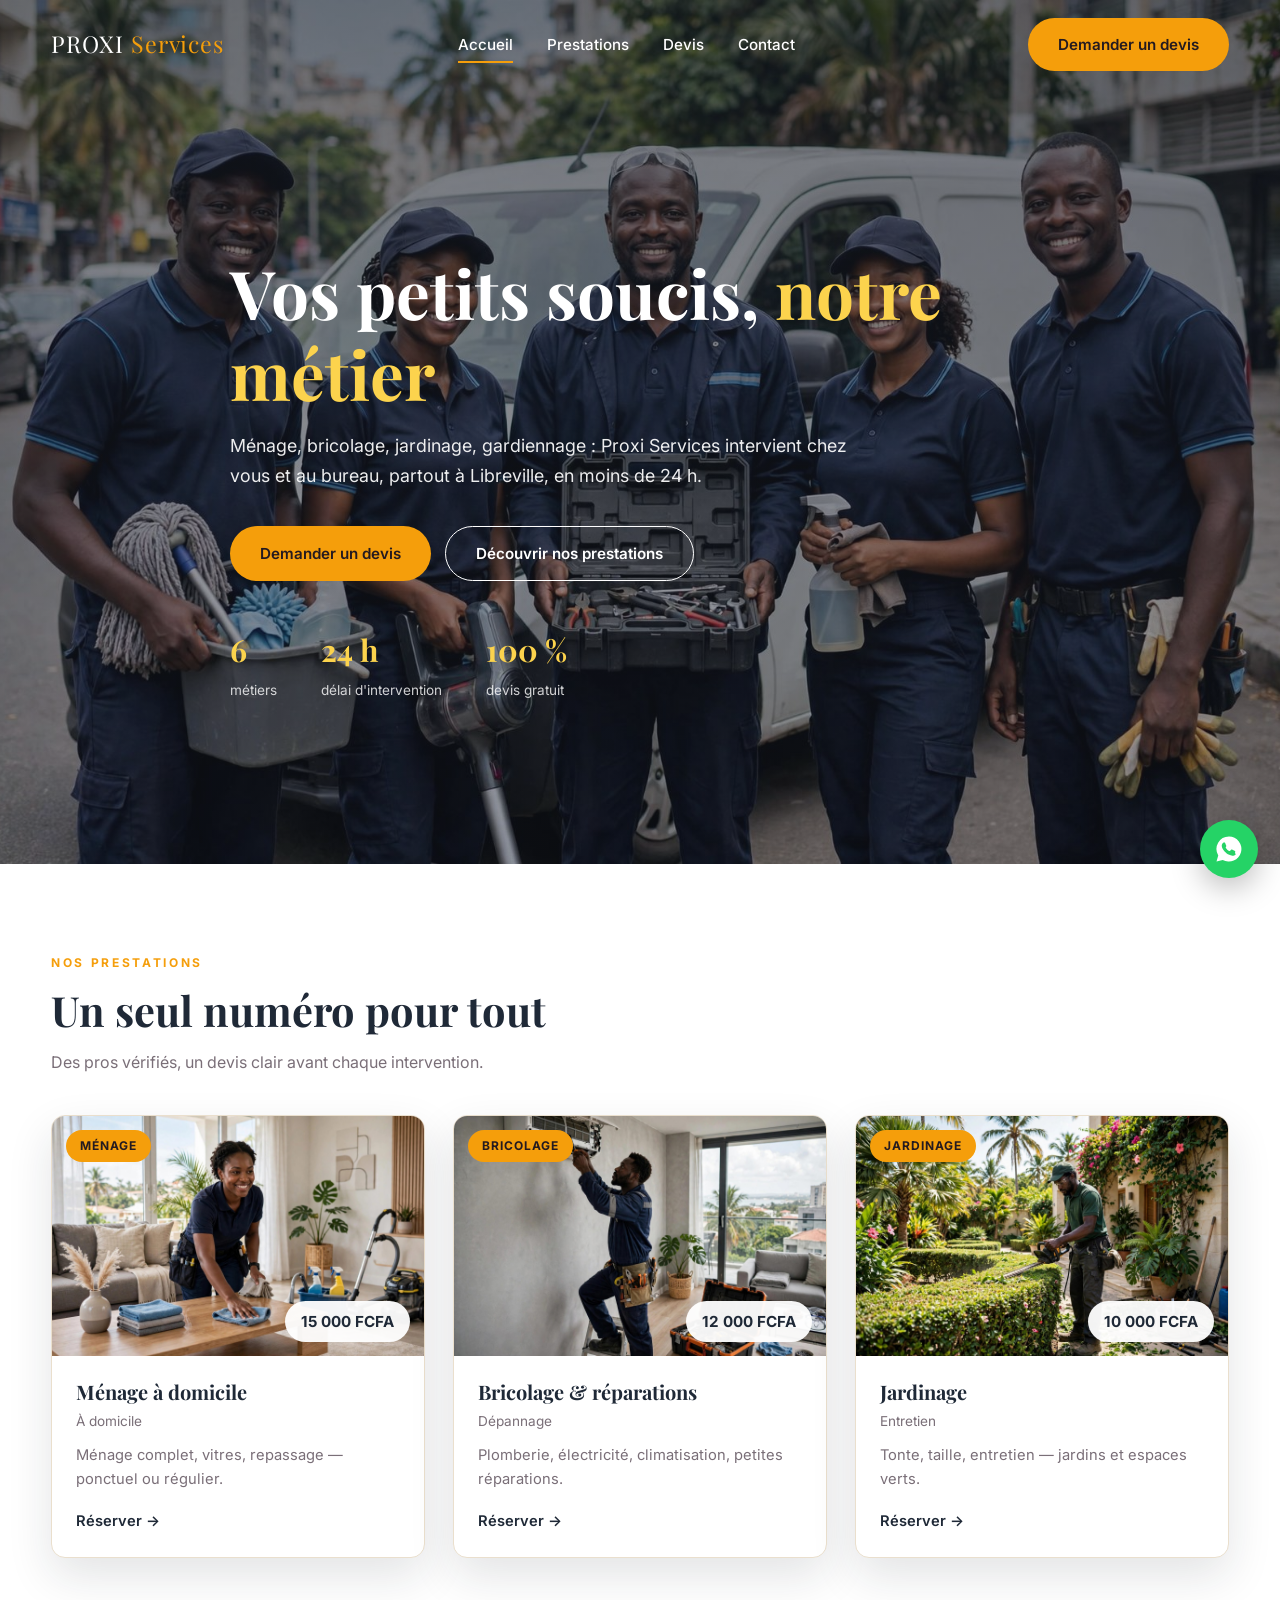
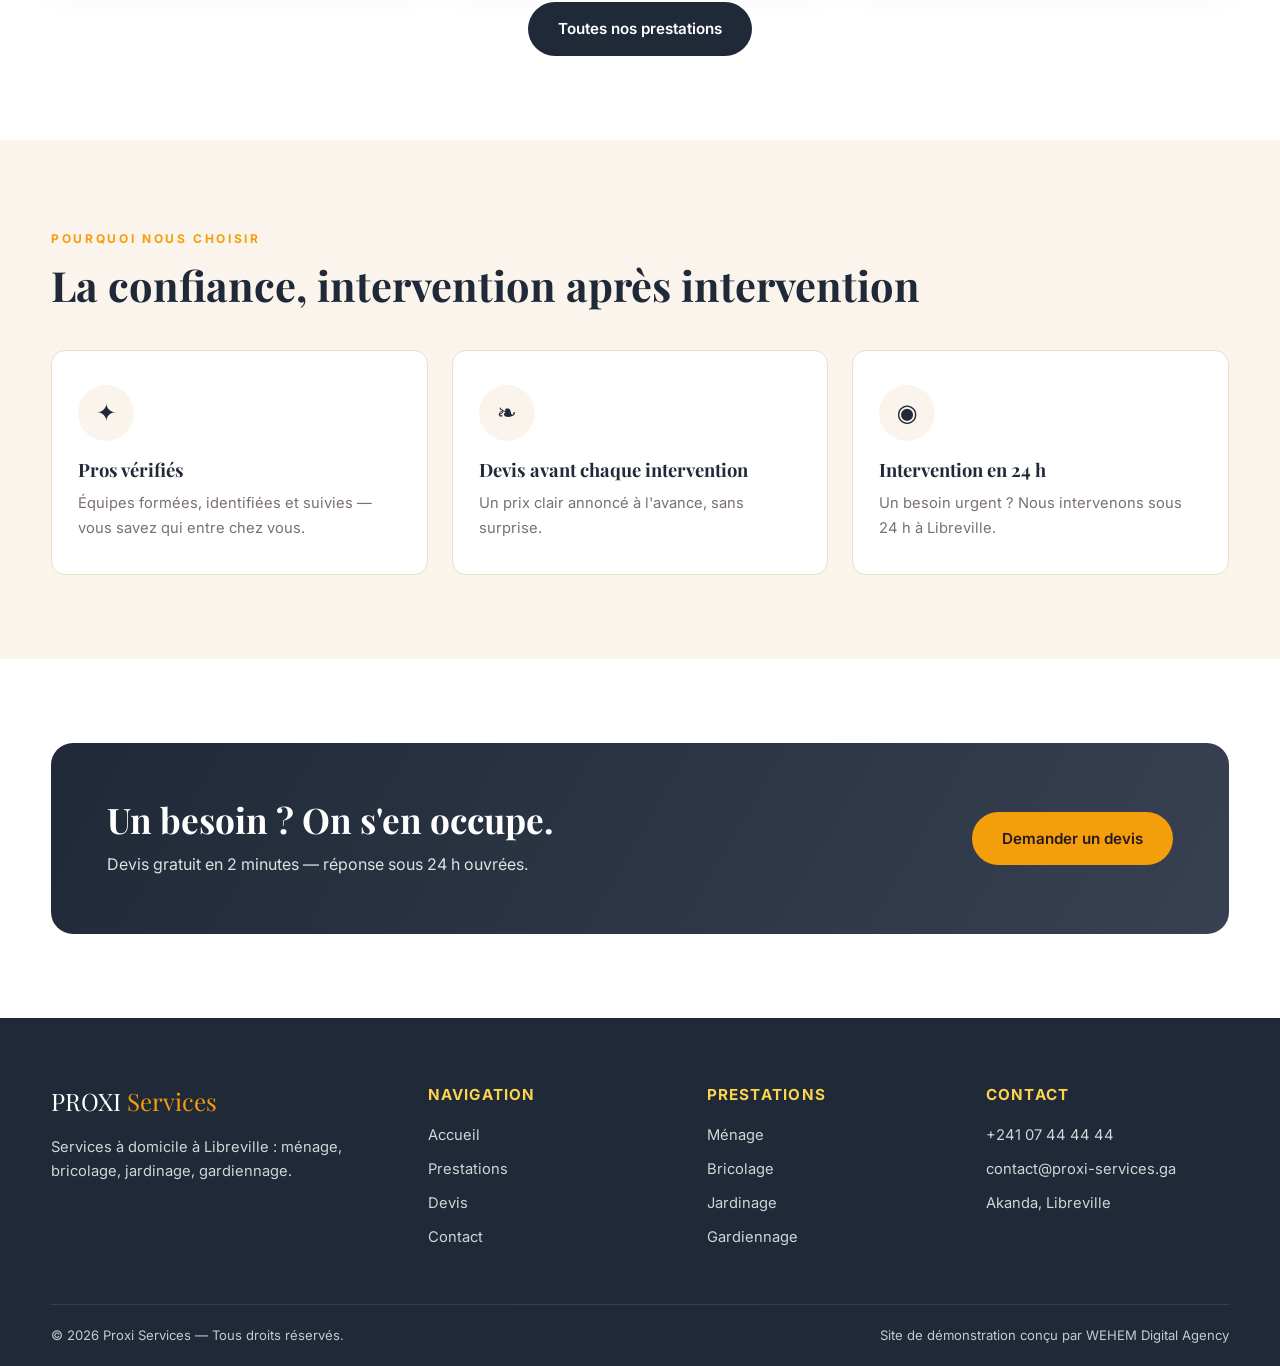
<file: index.html>
<!DOCTYPE html>
<html lang="fr">
<head>
<meta charset="UTF-8">
<meta name="viewport" content="width=device-width, initial-scale=1.0">
<title>Proxi Services — Services à domicile à Libreville</title>
<meta name="description" content="Proxi Services à Libreville : ménage, bricolage, jardinage, gardiennage. Intervention en 24 h, devis gratuit.">
<link rel="preconnect" href="https://fonts.googleapis.com">
<link href="https://fonts.googleapis.com/css2?family=Playfair+Display:wght@500;600;700&family=Inter:wght@400;500;600;700&display=swap" rel="stylesheet">
<link rel="stylesheet" href="styles.css">
</head>
<body>

<header class="header" id="header">
  <div class="container">
    <a href="index.html" class="logo">PROXI<span> Services</span></a>
    <nav class="nav" id="nav">
      <a href="index.html">Accueil</a>
      <a href="prestations.html">Prestations</a>
      <a href="devis.html">Devis</a>
      <a href="contact.html">Contact</a>
    </nav>
    <div class="header-cta">
      <a class="btn btn--or" href="devis.html">Demander un devis</a>
      <button class="burger" id="burger" aria-label="Menu"><span></span><span></span><span></span></button>
    </div>
  </div>
</header>

<section class="hero">
  <div class="container hero-contenu">
    <h1>Vos petits soucis, <em>notre métier</em></h1>
    <p>Ménage, bricolage, jardinage, gardiennage : Proxi Services intervient chez vous et au bureau, partout à Libreville, en moins de 24 h.</p>
    <div class="hero-cta">
      <a class="btn btn--or" href="devis.html">Demander un devis</a>
      <a class="btn btn--ghost" href="prestations.html" style="border-color:#fff;color:#fff">Découvrir nos prestations</a>
    </div>
    <div class="hero-stats">
      <div><strong>6</strong><span>métiers</span></div>
      <div><strong>24 h</strong><span>délai d'intervention</span></div>
      <div><strong>100 %</strong><span>devis gratuit</span></div>
    </div>
  </div>
</section>

<section class="section">
  <div class="container">
    <span class="kicker reveal">Nos prestations</span>
    <h2 class="titre-section reveal">Un seul numéro pour tout</h2>
    <p class="sous-titre reveal">Des pros vérifiés, un devis clair avant chaque intervention.</p>
    <div class="grille-presta">
      <article class="carte-presta reveal">
        <a href="devis.html?prestation=menage"><div class="carte-img">
          <img src="images/menage.jpg" alt="Ménage à domicile" loading="lazy">
          <span class="badge">Ménage</span><span class="prix-tag">15 000 FCFA</span>
        </div></a>
        <div class="carte-corps">
          <h3><a href="devis.html?prestation=menage">Ménage à domicile</a></h3>
          <p class="carte-duree">À domicile</p>
          <p class="desc">Ménage complet, vitres, repassage — ponctuel ou régulier.</p>
          <a class="carte-lien" href="devis.html?prestation=menage">Réserver →</a>
        </div>
      </article>
      <article class="carte-presta reveal">
        <a href="devis.html?prestation=bricolage"><div class="carte-img">
          <img src="images/bricolage.jpg" alt="Bricolage & réparations" loading="lazy">
          <span class="badge">Bricolage</span><span class="prix-tag">12 000 FCFA</span>
        </div></a>
        <div class="carte-corps">
          <h3><a href="devis.html?prestation=bricolage">Bricolage & réparations</a></h3>
          <p class="carte-duree">Dépannage</p>
          <p class="desc">Plomberie, électricité, climatisation, petites réparations.</p>
          <a class="carte-lien" href="devis.html?prestation=bricolage">Réserver →</a>
        </div>
      </article>
      <article class="carte-presta reveal">
        <a href="devis.html?prestation=jardinage"><div class="carte-img">
          <img src="images/jardinage.jpg" alt="Jardinage" loading="lazy">
          <span class="badge">Jardinage</span><span class="prix-tag">10 000 FCFA</span>
        </div></a>
        <div class="carte-corps">
          <h3><a href="devis.html?prestation=jardinage">Jardinage</a></h3>
          <p class="carte-duree">Entretien</p>
          <p class="desc">Tonte, taille, entretien — jardins et espaces verts.</p>
          <a class="carte-lien" href="devis.html?prestation=jardinage">Réserver →</a>
        </div>
      </article>
    </div>
    <div class="centre reveal"><a class="btn btn--prune" href="prestations.html">Toutes nos prestations</a></div>
  </div>
</section>

<section class="section section--creme">
  <div class="container">
    <span class="kicker reveal">Pourquoi nous choisir</span>
    <h2 class="titre-section reveal">La confiance, intervention après intervention</h2>
    <div class="grille-atouts" style="margin-top:40px">
      <div class="atout reveal">
        <div class="atout-icone">✦</div>
        <h3>Pros vérifiés</h3>
        <p>Équipes formées, identifiées et suivies — vous savez qui entre chez vous.</p>
      </div>
      <div class="atout reveal">
        <div class="atout-icone">❧</div>
        <h3>Devis avant chaque intervention</h3>
        <p>Un prix clair annoncé à l'avance, sans surprise.</p>
      </div>
      <div class="atout reveal">
        <div class="atout-icone">◉</div>
        <h3>Intervention en 24 h</h3>
        <p>Un besoin urgent ? Nous intervenons sous 24 h à Libreville.</p>
      </div>
    </div>
  </div>
</section>

<section class="section">
  <div class="container">
    <div class="bandeau reveal">
      <div>
        <h2>Un besoin ? On s'en occupe.</h2>
        <p>Devis gratuit en 2 minutes — réponse sous 24 h ouvrées.</p>
      </div>
      <a class="btn btn--or" href="devis.html">Demander un devis</a>
    </div>
  </div>
</section>

<footer>
  <div class="container">
    <div class="footer-grille">
      <div>
        <p class="footer-logo">PROXI<span> Services</span></p>
        <p style="opacity:.8;font-size:.92rem">Services à domicile à Libreville : ménage, bricolage, jardinage, gardiennage.</p>
      </div>
      <div>
        <h4>Navigation</h4>
        <a href="index.html">Accueil</a>
        <a href="prestations.html">Prestations</a>
        <a href="devis.html">Devis</a>
        <a href="contact.html">Contact</a>
      </div>
      <div>
        <h4>Prestations</h4>
        <a href="prestations.html">Ménage</a>
        <a href="prestations.html">Bricolage</a>
        <a href="prestations.html">Jardinage</a>
        <a href="prestations.html">Gardiennage</a>
      </div>
      <div>
        <h4>Contact</h4>
        <a href="tel:+24107444444">+241 07 44 44 44</a>
        <a href="mailto:contact@proxi-services.ga">contact@proxi-services.ga</a>
        <a href="contact.html">Akanda, Libreville</a>
      </div>
    </div>
    <div class="footer-bas">
      <span>© <span id="annee"></span> Proxi Services — Tous droits réservés.</span>
      <span>Site de démonstration conçu par <a href="https://wehem-agency.github.io/" style="display:inline">WEHEM Digital Agency</a></span>
    </div>
  </div>
</footer>

<a class="whatsapp-float" href="https://wa.me/24107444444" target="_blank" rel="noopener" aria-label="WhatsApp">
  <svg width="30" height="30" viewBox="0 0 24 24" fill="#fff"><path d="M12 2a10 10 0 0 0-8.6 15.1L2 22l5-1.3A10 10 0 1 0 12 2zm5.4 14.1c-.2.6-1.3 1.2-1.8 1.2-.5.1-1 .2-3.4-.7-2.9-1.2-4.7-4.1-4.9-4.3-.1-.2-1.1-1.5-1.1-2.9s.7-2 1-2.3c.2-.3.5-.3.7-.3h.5c.2 0 .4 0 .6.5s.8 1.9.8 2c.1.1.1.3 0 .5-.3.6-.6.8-.4 1.1.7 1.2 1.6 2 2.8 2.6.3.2.5.1.7-.1l.8-.9c.2-.3.4-.2.7-.1l2 1c.3.1.5.2.6.4 0 .1 0 .5-.2 1.3z"/></svg>
</a>

<script src="app.js"></script>
</body>
</html>
</file>
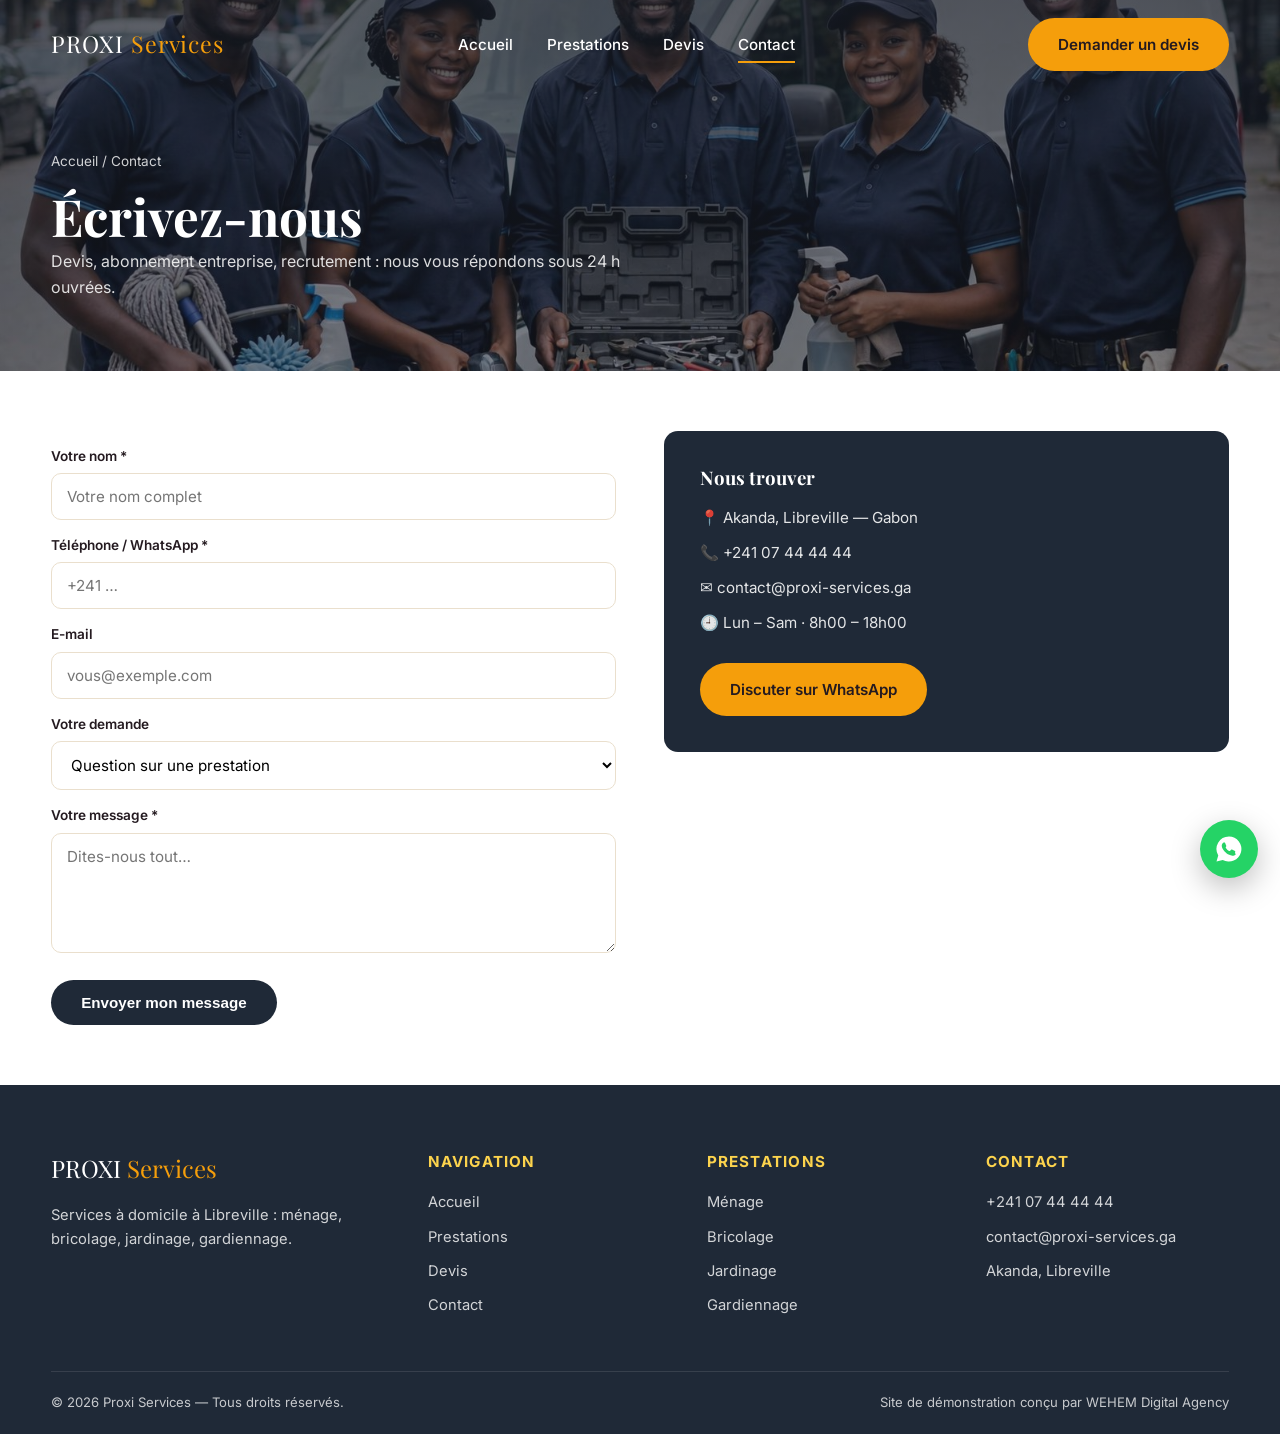
<file: contact.html>
<!DOCTYPE html>
<html lang="fr">
<head>
<meta charset="UTF-8">
<meta name="viewport" content="width=device-width, initial-scale=1.0">
<title>Contact — Proxi Services, Libreville</title>
<meta name="description" content="Contactez Proxi Services : devis, abonnements, recrutement. Akanda, Libreville.">
<link rel="preconnect" href="https://fonts.googleapis.com">
<link href="https://fonts.googleapis.com/css2?family=Playfair+Display:wght@500;600;700&family=Inter:wght@400;500;600;700&display=swap" rel="stylesheet">
<link rel="stylesheet" href="styles.css">
</head>
<body>

<header class="header" id="header">
  <div class="container">
    <a href="index.html" class="logo">PROXI<span> Services</span></a>
    <nav class="nav" id="nav">
      <a href="index.html">Accueil</a>
      <a href="prestations.html">Prestations</a>
      <a href="devis.html">Devis</a>
      <a href="contact.html">Contact</a>
    </nav>
    <div class="header-cta">
      <a class="btn btn--or" href="devis.html">Demander un devis</a>
      <button class="burger" id="burger" aria-label="Menu"><span></span><span></span><span></span></button>
    </div>
  </div>
</header>

<section class="page-hero">
  <div class="container">
    <p class="fil-ariane">Accueil / Contact</p>
    <h1>Écrivez-nous</h1>
    <p style="opacity:.85;max-width:600px">Devis, abonnement entreprise, recrutement : nous vous répondons sous 24 h ouvrées.</p>
  </div>
</section>

<div class="container">
  <div class="contact-grille">
    <div class="reveal">
      <form class="formulaire" data-demo>
        <label for="c-nom">Votre nom *</label>
        <input id="c-nom" type="text" required placeholder="Votre nom complet">
        <label for="c-tel">Téléphone / WhatsApp *</label>
        <input id="c-tel" type="tel" required placeholder="+241 …">
        <label for="c-email">E-mail</label>
        <input id="c-email" type="email" placeholder="vous@exemple.com">
        <label for="c-sujet">Votre demande</label>
        <select id="c-sujet">
          <option>Question sur une prestation</option>
          <option>Devis</option>
          <option>Abonnement / contrat entreprise</option>
          <option>Rejoindre nos équipes</option>
          <option>Autre demande</option>
        </select>
        <label for="c-msg">Votre message *</label>
        <textarea id="c-msg" required placeholder="Dites-nous tout…"></textarea>
        <button class="btn btn--prune" type="submit" style="margin-top:20px">Envoyer mon message</button>
        <p class="form-ok">✓ Message envoyé ! Nous vous répondrons sous 24 h ouvrées.</p>
      </form>
    </div>
    <div>
      <div class="carte-adresse reveal">
        <h3>Nous trouver</h3>
        <p>📍 Akanda, Libreville — Gabon</p>
        <p>📞 <a href="tel:+24107444444">+241 07 44 44 44</a></p>
        <p>✉️ <a href="mailto:contact@proxi-services.ga">contact@proxi-services.ga</a></p>
        <p>🕘 Lun – Sam · 8h00 – 18h00</p>
        <a class="btn btn--or" href="https://wa.me/24107444444" target="_blank" rel="noopener" style="margin-top:18px">Discuter sur WhatsApp</a>
      </div>
    </div>
  </div>
</div>

<footer>
  <div class="container">
    <div class="footer-grille">
      <div>
        <p class="footer-logo">PROXI<span> Services</span></p>
        <p style="opacity:.8;font-size:.92rem">Services à domicile à Libreville : ménage, bricolage, jardinage, gardiennage.</p>
      </div>
      <div>
        <h4>Navigation</h4>
        <a href="index.html">Accueil</a>
        <a href="prestations.html">Prestations</a>
        <a href="devis.html">Devis</a>
        <a href="contact.html">Contact</a>
      </div>
      <div>
        <h4>Prestations</h4>
        <a href="prestations.html">Ménage</a>
        <a href="prestations.html">Bricolage</a>
        <a href="prestations.html">Jardinage</a>
        <a href="prestations.html">Gardiennage</a>
      </div>
      <div>
        <h4>Contact</h4>
        <a href="tel:+24107444444">+241 07 44 44 44</a>
        <a href="mailto:contact@proxi-services.ga">contact@proxi-services.ga</a>
        <a href="contact.html">Akanda, Libreville</a>
      </div>
    </div>
    <div class="footer-bas">
      <span>© <span id="annee"></span> Proxi Services — Tous droits réservés.</span>
      <span>Site de démonstration conçu par <a href="https://wehem-agency.github.io/" style="display:inline">WEHEM Digital Agency</a></span>
    </div>
  </div>
</footer>

<a class="whatsapp-float" href="https://wa.me/24107444444" target="_blank" rel="noopener" aria-label="WhatsApp">
  <svg width="30" height="30" viewBox="0 0 24 24" fill="#fff"><path d="M12 2a10 10 0 0 0-8.6 15.1L2 22l5-1.3A10 10 0 1 0 12 2zm5.4 14.1c-.2.6-1.3 1.2-1.8 1.2-.5.1-1 .2-3.4-.7-2.9-1.2-4.7-4.1-4.9-4.3-.1-.2-1.1-1.5-1.1-2.9s.7-2 1-2.3c.2-.3.5-.3.7-.3h.5c.2 0 .4 0 .6.5s.8 1.9.8 2c.1.1.1.3 0 .5-.3.6-.6.8-.4 1.1.7 1.2 1.6 2 2.8 2.6.3.2.5.1.7-.1l.8-.9c.2-.3.4-.2.7-.1l2 1c.3.1.5.2.6.4 0 .1 0 .5-.2 1.3z"/></svg>
</a>

<script src="app.js"></script>
</body>
</html>
</file>
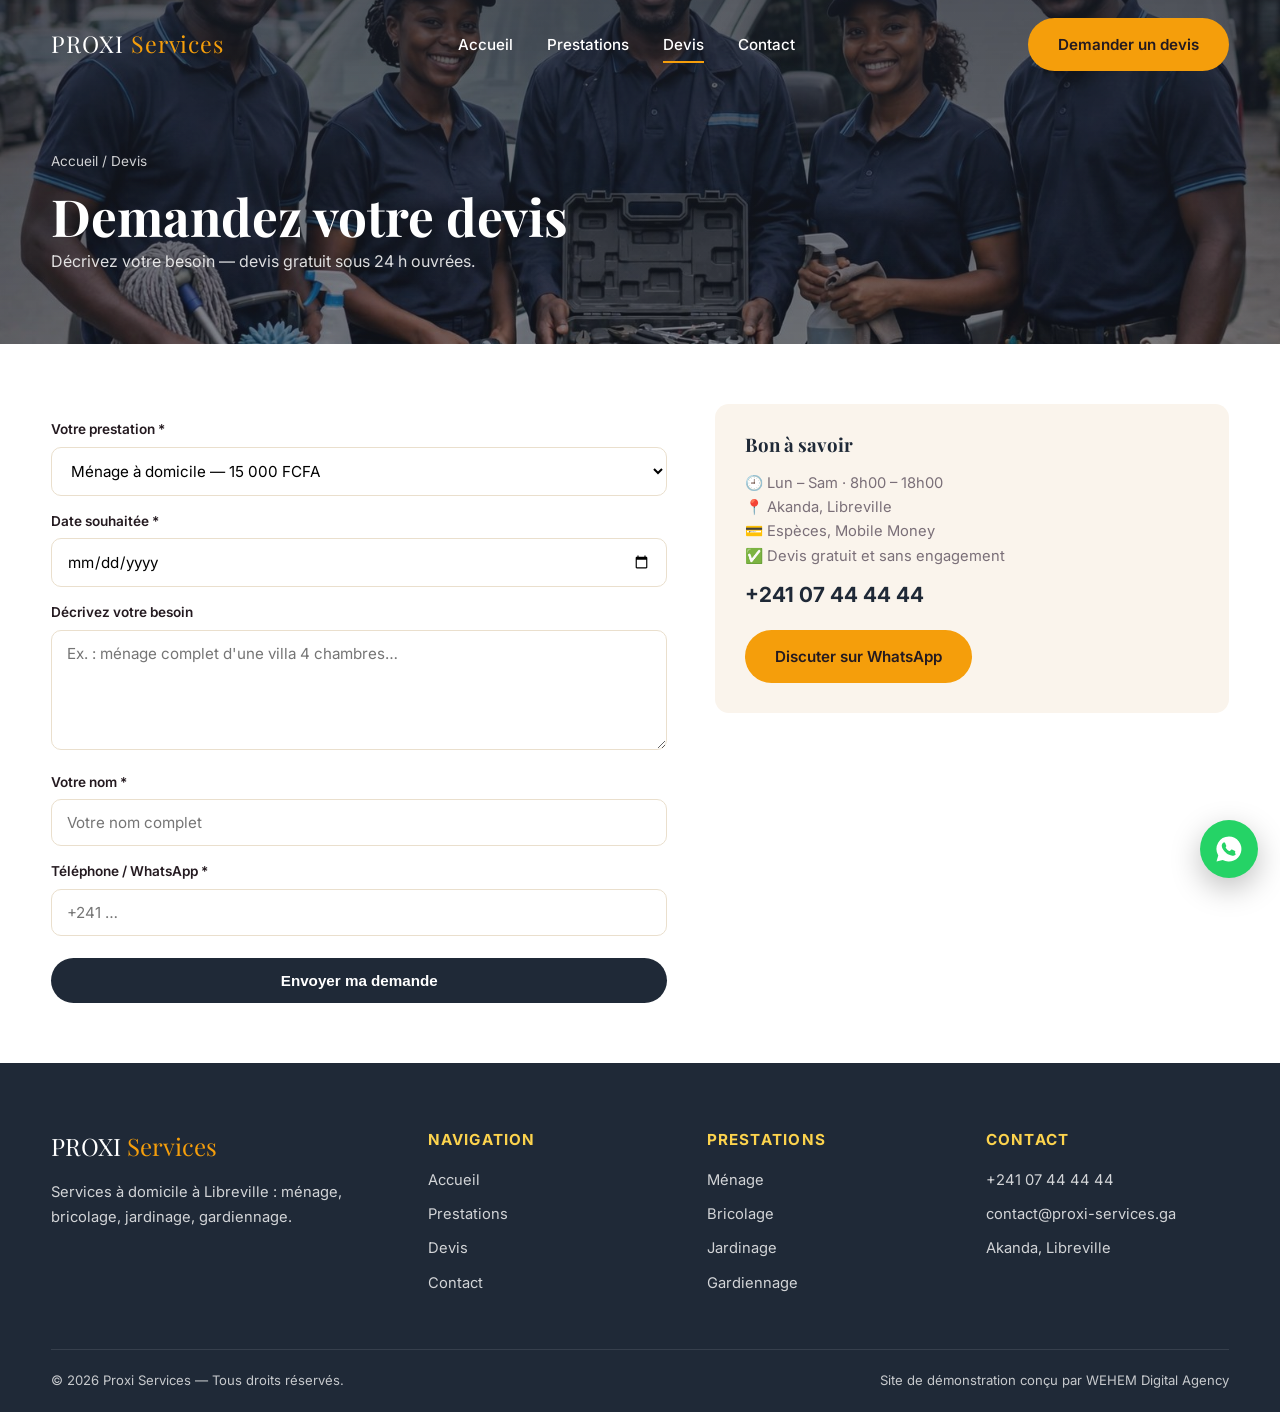
<file: devis.html>
<!DOCTYPE html>
<html lang="fr">
<head>
<meta charset="UTF-8">
<meta name="viewport" content="width=device-width, initial-scale=1.0">
<title>Devis — Proxi Services, Libreville</title>
<meta name="description" content="Demandez votre devis en ligne : décrivez votre besoin, réponse sous 24 h ouvrées.">
<link rel="preconnect" href="https://fonts.googleapis.com">
<link href="https://fonts.googleapis.com/css2?family=Playfair+Display:wght@500;600;700&family=Inter:wght@400;500;600;700&display=swap" rel="stylesheet">
<link rel="stylesheet" href="styles.css">
</head>
<body>

<header class="header" id="header">
  <div class="container">
    <a href="index.html" class="logo">PROXI<span> Services</span></a>
    <nav class="nav" id="nav">
      <a href="index.html">Accueil</a>
      <a href="prestations.html">Prestations</a>
      <a href="devis.html">Devis</a>
      <a href="contact.html">Contact</a>
    </nav>
    <div class="header-cta">
      <a class="btn btn--or" href="devis.html">Demander un devis</a>
      <button class="burger" id="burger" aria-label="Menu"><span></span><span></span><span></span></button>
    </div>
  </div>
</header>

<section class="page-hero">
  <div class="container">
    <p class="fil-ariane">Accueil / Devis</p>
    <h1>Demandez votre devis</h1>
    <p style="opacity:.85;max-width:600px">Décrivez votre besoin — devis gratuit sous 24 h ouvrées.</p>
  </div>
</section>

<div class="container">
  <div class="resa-grille">
    <div class="reveal">
      <form class="formulaire" id="form-resa" data-demo>
        <label for="r-prestation">Votre prestation *</label>
        <select id="r-prestation" required></select>
        <label for="r-date">Date souhaitée *</label>
        <input id="r-date" type="date" required>
        <label for="d-msg">Décrivez votre besoin</label>
        <textarea id="d-msg" placeholder="Ex. : ménage complet d'une villa 4 chambres…"></textarea>
        <label for="r-nom">Votre nom *</label>
        <input id="r-nom" type="text" required placeholder="Votre nom complet">
        <label for="r-tel">Téléphone / WhatsApp *</label>
        <input id="r-tel" type="tel" required placeholder="+241 …">
        <button class="btn btn--prune" type="submit" style="width:100%;justify-content:center;margin-top:22px">Envoyer ma demande</button>
        <p class="form-ok">✓ Demande envoyée ! Nous vous répondons sous 24 h ouvrées avec votre devis.</p>
      </form>
    </div>
    <aside>
      <div class="encadre reveal">
        <h3>Bon à savoir</h3>
        <p style="font-size:.92rem;color:var(--gris)">🕘 Lun – Sam · 8h00 – 18h00</p>
        <p style="font-size:.92rem;color:var(--gris)">📍 Akanda, Libreville</p>
        <p style="font-size:.92rem;color:var(--gris)">💳 Espèces, Mobile Money</p>
        <p style="font-size:.92rem;color:var(--gris)">✅ Devis gratuit et sans engagement</p>
        <a class="tel" href="tel:+24107444444">+241 07 44 44 44</a>
        <a class="btn btn--or" href="https://wa.me/24107444444" target="_blank" rel="noopener">Discuter sur WhatsApp</a>
      </div>
    </aside>
  </div>
</div>

<footer>
  <div class="container">
    <div class="footer-grille">
      <div>
        <p class="footer-logo">PROXI<span> Services</span></p>
        <p style="opacity:.8;font-size:.92rem">Services à domicile à Libreville : ménage, bricolage, jardinage, gardiennage.</p>
      </div>
      <div>
        <h4>Navigation</h4>
        <a href="index.html">Accueil</a>
        <a href="prestations.html">Prestations</a>
        <a href="devis.html">Devis</a>
        <a href="contact.html">Contact</a>
      </div>
      <div>
        <h4>Prestations</h4>
        <a href="prestations.html">Ménage</a>
        <a href="prestations.html">Bricolage</a>
        <a href="prestations.html">Jardinage</a>
        <a href="prestations.html">Gardiennage</a>
      </div>
      <div>
        <h4>Contact</h4>
        <a href="tel:+24107444444">+241 07 44 44 44</a>
        <a href="mailto:contact@proxi-services.ga">contact@proxi-services.ga</a>
        <a href="contact.html">Akanda, Libreville</a>
      </div>
    </div>
    <div class="footer-bas">
      <span>© <span id="annee"></span> Proxi Services — Tous droits réservés.</span>
      <span>Site de démonstration conçu par <a href="https://wehem-agency.github.io/" style="display:inline">WEHEM Digital Agency</a></span>
    </div>
  </div>
</footer>

<a class="whatsapp-float" href="https://wa.me/24107444444" target="_blank" rel="noopener" aria-label="WhatsApp">
  <svg width="30" height="30" viewBox="0 0 24 24" fill="#fff"><path d="M12 2a10 10 0 0 0-8.6 15.1L2 22l5-1.3A10 10 0 1 0 12 2zm5.4 14.1c-.2.6-1.3 1.2-1.8 1.2-.5.1-1 .2-3.4-.7-2.9-1.2-4.7-4.1-4.9-4.3-.1-.2-1.1-1.5-1.1-2.9s.7-2 1-2.3c.2-.3.5-.3.7-.3h.5c.2 0 .4 0 .6.5s.8 1.9.8 2c.1.1.1.3 0 .5-.3.6-.6.8-.4 1.1.7 1.2 1.6 2 2.8 2.6.3.2.5.1.7-.1l.8-.9c.2-.3.4-.2.7-.1l2 1c.3.1.5.2.6.4 0 .1 0 .5-.2 1.3z"/></svg>
</a>

<script src="app.js"></script>
</body>
</html>
</file>
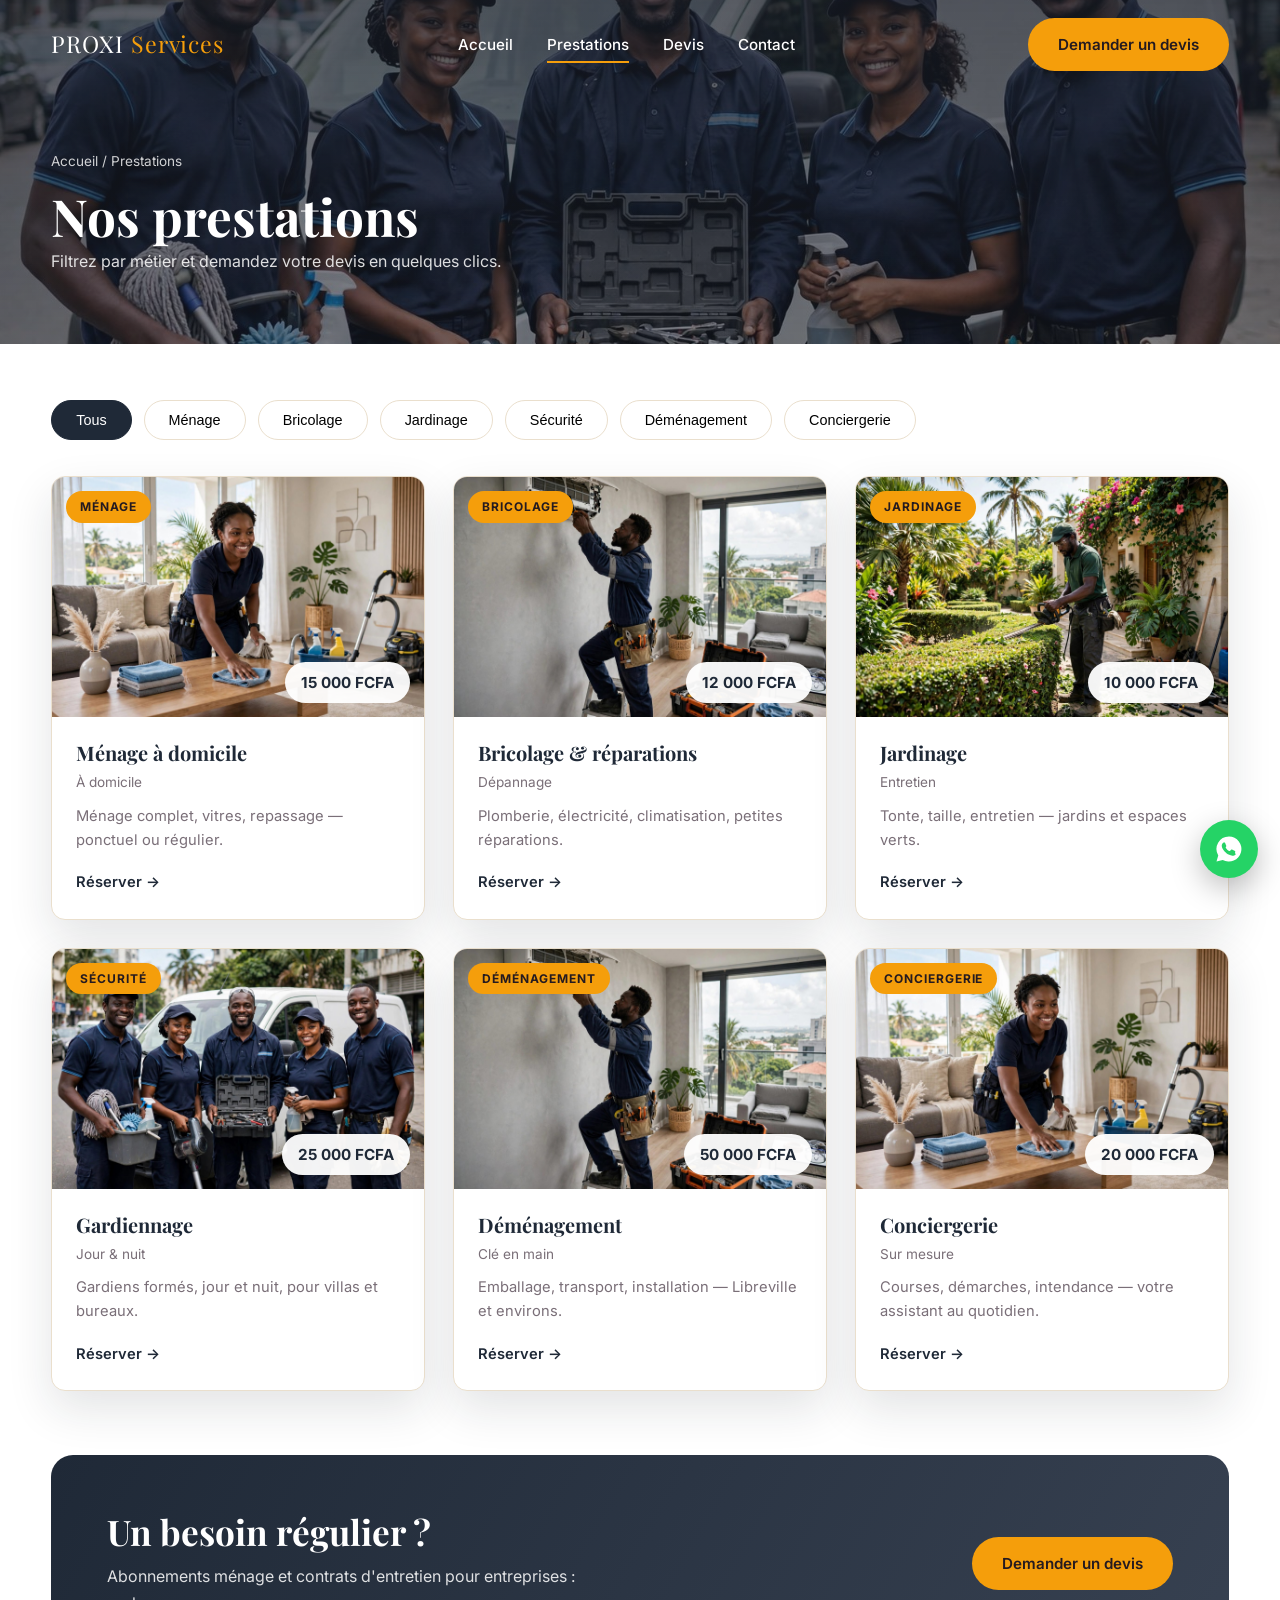
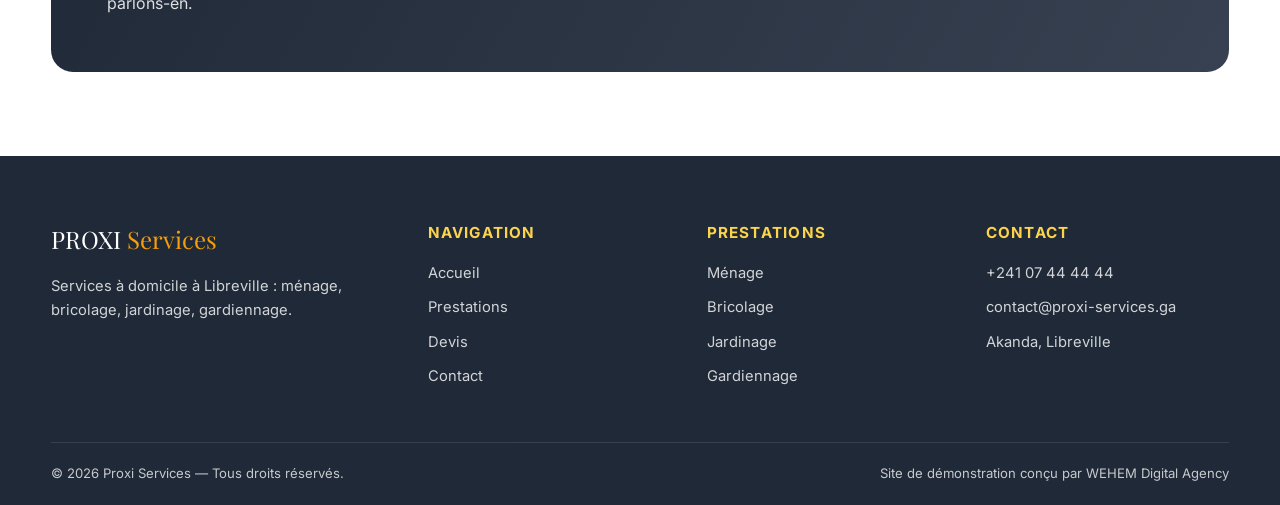
<file: prestations.html>
<!DOCTYPE html>
<html lang="fr">
<head>
<meta charset="UTF-8">
<meta name="viewport" content="width=device-width, initial-scale=1.0">
<title>Nos prestations — Proxi Services, Libreville</title>
<meta name="description" content="Nos prestations : ménage, bricolage, jardinage, gardiennage, déménagement. Tarifs en FCFA.">
<link rel="preconnect" href="https://fonts.googleapis.com">
<link href="https://fonts.googleapis.com/css2?family=Playfair+Display:wght@500;600;700&family=Inter:wght@400;500;600;700&display=swap" rel="stylesheet">
<link rel="stylesheet" href="styles.css">
</head>
<body>

<header class="header" id="header">
  <div class="container">
    <a href="index.html" class="logo">PROXI<span> Services</span></a>
    <nav class="nav" id="nav">
      <a href="index.html">Accueil</a>
      <a href="prestations.html">Prestations</a>
      <a href="devis.html">Devis</a>
      <a href="contact.html">Contact</a>
    </nav>
    <div class="header-cta">
      <a class="btn btn--or" href="devis.html">Demander un devis</a>
      <button class="burger" id="burger" aria-label="Menu"><span></span><span></span><span></span></button>
    </div>
  </div>
</header>

<section class="page-hero">
  <div class="container">
    <p class="fil-ariane">Accueil / Prestations</p>
    <h1>Nos prestations</h1>
    <p style="opacity:.85;max-width:600px">Filtrez par métier et demandez votre devis en quelques clics.</p>
  </div>
</section>

<section class="section" style="padding-top:56px">
  <div class="container">
    <div class="filtres reveal">
      <button class="filtre-btn actif" data-cat="">Tous</button>
      <button class="filtre-btn" data-cat="menage">Ménage</button>
      <button class="filtre-btn" data-cat="bricolage">Bricolage</button>
      <button class="filtre-btn" data-cat="jardinage">Jardinage</button>
      <button class="filtre-btn" data-cat="securite">Sécurité</button>
      <button class="filtre-btn" data-cat="demenagement">Déménagement</button>
      <button class="filtre-btn" data-cat="conciergerie">Conciergerie</button>
    </div>
    <div class="grille-presta" id="grille-presta"></div>
    <div class="bandeau reveal" style="margin-top:64px">
      <div>
        <h2>Un besoin régulier ?</h2>
        <p>Abonnements ménage et contrats d'entretien pour entreprises : parlons-en.</p>
      </div>
      <a class="btn btn--or" href="devis.html">Demander un devis</a>
    </div>
  </div>
</section>

<footer>
  <div class="container">
    <div class="footer-grille">
      <div>
        <p class="footer-logo">PROXI<span> Services</span></p>
        <p style="opacity:.8;font-size:.92rem">Services à domicile à Libreville : ménage, bricolage, jardinage, gardiennage.</p>
      </div>
      <div>
        <h4>Navigation</h4>
        <a href="index.html">Accueil</a>
        <a href="prestations.html">Prestations</a>
        <a href="devis.html">Devis</a>
        <a href="contact.html">Contact</a>
      </div>
      <div>
        <h4>Prestations</h4>
        <a href="prestations.html">Ménage</a>
        <a href="prestations.html">Bricolage</a>
        <a href="prestations.html">Jardinage</a>
        <a href="prestations.html">Gardiennage</a>
      </div>
      <div>
        <h4>Contact</h4>
        <a href="tel:+24107444444">+241 07 44 44 44</a>
        <a href="mailto:contact@proxi-services.ga">contact@proxi-services.ga</a>
        <a href="contact.html">Akanda, Libreville</a>
      </div>
    </div>
    <div class="footer-bas">
      <span>© <span id="annee"></span> Proxi Services — Tous droits réservés.</span>
      <span>Site de démonstration conçu par <a href="https://wehem-agency.github.io/" style="display:inline">WEHEM Digital Agency</a></span>
    </div>
  </div>
</footer>

<a class="whatsapp-float" href="https://wa.me/24107444444" target="_blank" rel="noopener" aria-label="WhatsApp">
  <svg width="30" height="30" viewBox="0 0 24 24" fill="#fff"><path d="M12 2a10 10 0 0 0-8.6 15.1L2 22l5-1.3A10 10 0 1 0 12 2zm5.4 14.1c-.2.6-1.3 1.2-1.8 1.2-.5.1-1 .2-3.4-.7-2.9-1.2-4.7-4.1-4.9-4.3-.1-.2-1.1-1.5-1.1-2.9s.7-2 1-2.3c.2-.3.5-.3.7-.3h.5c.2 0 .4 0 .6.5s.8 1.9.8 2c.1.1.1.3 0 .5-.3.6-.6.8-.4 1.1.7 1.2 1.6 2 2.8 2.6.3.2.5.1.7-.1l.8-.9c.2-.3.4-.2.7-.1l2 1c.3.1.5.2.6.4 0 .1 0 .5-.2 1.3z"/></svg>
</a>

<script src="app.js"></script>
</body>
</html>
</file>
<file: styles.css>
/* PROXI SERVICES — Services (site de démonstration WEHEM) */
:root{
  --prune:#1f2937; --prune-2:#374151; --or:#f59e0b; --or-clair:#fcd34d;
  --creme:#faf4ec; --blanc:#ffffff; --encre:#241a20; --gris:#7a6f78;
  --bord:#eadfcd; --ombre:0 18px 45px rgba(25,30,40,.12);
  --rayon:14px; --font-titre:'Playfair Display',Georgia,serif; --font-texte:'Inter',system-ui,sans-serif;
}
*{margin:0;padding:0;box-sizing:border-box}
html{scroll-behavior:smooth}
body{font-family:var(--font-texte);color:var(--encre);background:var(--blanc);line-height:1.65;font-size:16px}
img{max-width:100%;display:block}
a{color:inherit;text-decoration:none}
.container{width:min(1180px,92%);margin:0 auto}
h1,h2,h3{font-family:var(--font-titre);line-height:1.2;color:var(--prune)}
.section{padding:84px 0}
.section--creme{background:var(--creme)}
.kicker{display:inline-block;text-transform:uppercase;letter-spacing:.22em;font-size:.75rem;color:var(--or);font-weight:700;margin-bottom:12px}
.titre-section{font-size:clamp(1.7rem,3.4vw,2.6rem);margin-bottom:14px}
.sous-titre{color:var(--gris);max-width:640px;margin-bottom:40px}
.btn{display:inline-flex;align-items:center;gap:10px;padding:14px 30px;border-radius:999px;font-weight:600;border:none;cursor:pointer;transition:.25s;font-size:.95rem}
.btn--or{background:var(--or);color:#241a20}
.btn--or:hover{background:var(--or-clair);transform:translateY(-2px)}
.btn--prune{background:var(--prune);color:#fff}
.btn--prune:hover{background:var(--prune-2);transform:translateY(-2px)}
.btn--ghost{border:1.5px solid var(--prune);color:var(--prune);background:transparent}
.btn--ghost:hover{background:var(--prune);color:#fff}

/* Header */
.header{position:fixed;inset:0 0 auto 0;z-index:50;transition:.3s;padding:18px 0}
.header .container{display:flex;align-items:center;justify-content:space-between}
.header--scrolled{background:rgba(255,255,255,.96);backdrop-filter:blur(10px);box-shadow:0 4px 24px rgba(0,0,0,.08);padding:12px 0}
.logo{font-family:var(--font-titre);font-size:1.45rem;color:#fff;letter-spacing:.04em}
.logo span{color:var(--or)}
.header--scrolled .logo{color:var(--prune)}
.nav{display:flex;gap:34px;align-items:center}
.nav a{color:#fff;font-weight:500;font-size:.95rem;position:relative}
.header--scrolled .nav a{color:var(--prune)}
.nav a::after{content:"";position:absolute;left:0;bottom:-6px;width:0;height:2px;background:var(--or);transition:.25s}
.nav a:hover::after,.nav a.actif::after{width:100%}
.header-cta{display:flex;gap:12px;align-items:center}
.burger{display:none;background:none;border:none;cursor:pointer;flex-direction:column;gap:5px;padding:6px}
.burger span{width:26px;height:2.5px;background:#fff;border-radius:2px;transition:.3s}
.header--scrolled .burger span{background:var(--prune)}

/* Hero */
.hero{min-height:96vh;display:flex;align-items:center;position:relative;color:#fff;
  background:linear-gradient(rgba(25,30,40,.62),rgba(25,30,40,.42)),url('images/hero-services.jpg') center/cover}
.hero-contenu{padding-top:90px;max-width:820px}
.hero h1{color:#fff;font-size:clamp(2.4rem,5.5vw,4.2rem);margin-bottom:18px}
.hero h1 em{color:var(--or-clair);font-style:normal}
.hero p{font-size:1.12rem;opacity:.92;margin-bottom:36px;max-width:620px}
.hero-cta{display:flex;gap:14px;flex-wrap:wrap}
.hero-stats{display:flex;gap:44px;margin-top:44px}
.hero-stats div strong{display:block;font-family:var(--font-titre);font-size:1.9rem;color:var(--or-clair)}
.hero-stats div span{font-size:.85rem;opacity:.8}

/* Cartes prestations */
.grille-presta{display:grid;grid-template-columns:repeat(3,1fr);gap:28px}
.carte-presta{background:#fff;border-radius:var(--rayon);overflow:hidden;box-shadow:var(--ombre);transition:.3s;border:1px solid var(--bord)}
.carte-presta:hover{transform:translateY(-6px)}
.carte-img{position:relative;height:240px;overflow:hidden}
.carte-img img{width:100%;height:100%;object-fit:cover;transition:.5s}
.carte-presta:hover .carte-img img{transform:scale(1.06)}
.badge{position:absolute;top:14px;left:14px;background:var(--or);color:#241a20;font-size:.75rem;font-weight:700;
  padding:6px 14px;border-radius:999px;text-transform:uppercase;letter-spacing:.08em}
.prix-tag{position:absolute;bottom:14px;right:14px;background:rgba(255,255,255,.95);color:var(--prune);
  font-weight:700;padding:8px 16px;border-radius:999px;font-size:.95rem}
.carte-corps{padding:24px}
.carte-corps h3{font-size:1.25rem;margin-bottom:6px}
.carte-duree{color:var(--gris);font-size:.85rem;margin-bottom:10px}
.carte-corps p.desc{font-size:.92rem;color:var(--gris);margin-bottom:16px}
.carte-lien{color:var(--prune);font-weight:600;font-size:.92rem}
.carte-lien:hover{color:var(--or)}
.centre{text-align:center;margin-top:44px}

/* Filtres */
.filtres{display:flex;gap:12px;flex-wrap:wrap;margin-bottom:36px}
.filtre-btn{padding:11px 24px;border-radius:999px;border:1.5px solid var(--bord);background:#fff;
  cursor:pointer;font-size:.9rem;font-weight:500;transition:.2s}
.filtre-btn:hover{border-color:var(--prune)}
.filtre-btn.actif{background:var(--prune);color:#fff;border-color:var(--prune)}
.vide{text-align:center;padding:60px;color:var(--gris);grid-column:1/-1}

/* Bandeau */
.bandeau{background:linear-gradient(120deg,var(--prune),var(--prune-2));color:#fff;border-radius:22px;
  padding:56px;display:flex;align-items:center;justify-content:space-between;gap:32px;flex-wrap:wrap}
.bandeau h2{color:#fff;font-size:clamp(1.5rem,3vw,2.2rem);margin-bottom:10px}
.bandeau p{opacity:.85;max-width:520px}

/* Atouts */
.grille-atouts{display:grid;grid-template-columns:repeat(3,1fr);gap:24px}
.atout{background:#fff;border:1px solid var(--bord);border-radius:var(--rayon);padding:34px 26px}
.atout-icone{width:56px;height:56px;border-radius:50%;background:var(--creme);color:var(--prune);
  display:flex;align-items:center;justify-content:center;font-size:1.5rem;margin-bottom:18px}
.atout h3{font-size:1.15rem;margin-bottom:10px}
.atout p{font-size:.92rem;color:var(--gris)}

/* Page hero */
.page-hero{background:linear-gradient(rgba(25,30,40,.72),rgba(25,30,40,.55)),url('images/hero-services.jpg') center/cover;
  padding:150px 0 70px;color:#fff}
.page-hero h1{color:#fff;font-size:clamp(2rem,4.5vw,3.2rem)}
.fil-ariane{font-size:.85rem;opacity:.8;margin-bottom:14px}

/* Formulaires */
.formulaire label{display:block;font-size:.85rem;font-weight:600;margin:14px 0 6px}
.formulaire input,.formulaire select,.formulaire textarea{width:100%;padding:13px 15px;border:1.5px solid var(--bord);
  border-radius:10px;font-size:.95rem;font-family:var(--font-texte);outline:none;transition:.2s;background:#fff}
.formulaire input:focus,.formulaire select:focus,.formulaire textarea:focus{border-color:var(--or)}
.formulaire textarea{min-height:120px;resize:vertical}
.form-ok{display:none;background:#e9f7ef;border:1px solid #9ed9b4;color:#1d6b3c;border-radius:10px;padding:16px;margin-top:16px}
.resa-grille{display:grid;grid-template-columns:1.2fr 1fr;gap:48px;padding:60px 0;align-items:start}
.encadre{background:var(--creme);border-radius:var(--rayon);padding:30px;position:sticky;top:110px}
.encadre h3{margin-bottom:14px}
.encadre .tel{font-size:1.3rem;font-weight:700;color:var(--prune);margin:10px 0 18px;display:block}
.creneaux{display:grid;grid-template-columns:repeat(3,1fr);gap:10px;margin-top:6px}
.creneau{padding:12px;border:1.5px solid var(--bord);border-radius:10px;text-align:center;cursor:pointer;font-size:.9rem;background:#fff;transition:.2s}
.creneau:hover{border-color:var(--prune)}
.creneau.choisi{background:var(--prune);color:#fff;border-color:var(--prune)}

/* Contact */
.contact-grille{display:grid;grid-template-columns:1fr 1fr;gap:48px;padding:60px 0;align-items:start}
.carte-adresse{background:var(--prune);color:#fff;border-radius:var(--rayon);padding:36px}
.carte-adresse h3{color:#fff;margin-bottom:16px}
.carte-adresse p{opacity:.88;margin-bottom:10px;font-size:.95rem}

/* Footer */
footer{background:var(--prune);color:#fff;padding:64px 0 0}
.footer-grille{display:grid;grid-template-columns:1.4fr 1fr 1fr 1fr;gap:36px;padding-bottom:44px}
.footer-grille h4{color:var(--or-clair);margin-bottom:16px;font-size:.95rem;text-transform:uppercase;letter-spacing:.08em}
.footer-grille a{display:block;opacity:.8;margin-bottom:10px;font-size:.92rem}
.footer-grille a:hover{opacity:1;color:var(--or-clair)}
.footer-logo{font-family:var(--font-titre);font-size:1.5rem;margin-bottom:14px}
.footer-logo span{color:var(--or)}
.footer-bas{border-top:1px solid rgba(255,255,255,.14);padding:20px 0;display:flex;justify-content:space-between;
  gap:12px;flex-wrap:wrap;font-size:.82rem;opacity:.75}

/* Divers */
.whatsapp-float{position:fixed;right:22px;bottom:22px;z-index:60;width:58px;height:58px;border-radius:50%;
  background:#25d366;display:flex;align-items:center;justify-content:center;box-shadow:0 10px 30px rgba(0,0,0,.25);transition:.25s}
.whatsapp-float:hover{transform:scale(1.1)}
.reveal{opacity:0;transform:translateY(28px);transition:opacity .7s,transform .7s}
.reveal.visible{opacity:1;transform:none}

@media(max-width:1024px){
  .grille-presta{grid-template-columns:repeat(2,1fr)}
  .grille-atouts{grid-template-columns:repeat(2,1fr)}
  .resa-grille,.contact-grille{grid-template-columns:1fr}
  .footer-grille{grid-template-columns:1fr 1fr}
}
@media(max-width:768px){
  .nav{position:fixed;inset:0 0 0 auto;width:min(320px,84vw);background:var(--prune);flex-direction:column;
    align-items:flex-start;padding:100px 36px;gap:26px;transform:translateX(100%);transition:.35s}
  .nav.ouvert{transform:none}
  .nav a{color:#fff!important;font-size:1.1rem}
  .burger{display:flex;z-index:60}
  .burger.ouvert span:nth-child(1){transform:translateY(7.5px) rotate(45deg)}
  .burger.ouvert span:nth-child(2){opacity:0}
  .burger.ouvert span:nth-child(3){transform:translateY(-7.5px) rotate(-45deg)}
  .header-cta .btn{display:none}
  .grille-presta,.grille-atouts{grid-template-columns:1fr}
  .hero-stats{flex-wrap:wrap;gap:24px}
  .bandeau{padding:36px 28px}
  .section{padding:60px 0}
  .creneaux{grid-template-columns:repeat(2,1fr)}
}
</file>
